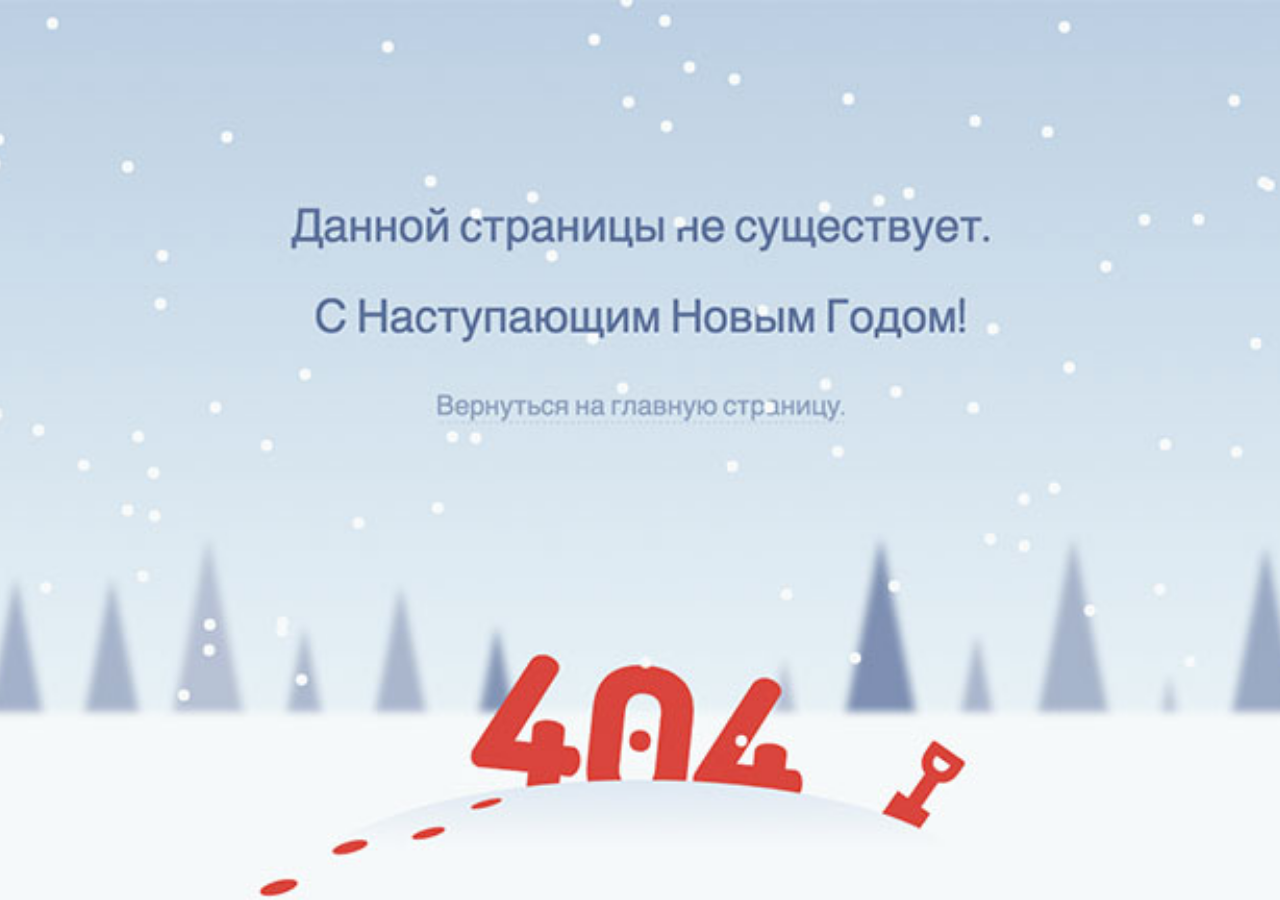
<file: web/the-end.html>
<!DOCTYPE html>
<html>
<head>
<title>404 – страница не найдена</title>
<meta charset="utf-8">
<link rel="shortcut icon" href="/favicon.ico" type="image/x-icon" />
<link href='http://fonts.googleapis.com/css?family=Open+Sans:400italic,400,700&subset=latin,cyrillic' rel='stylesheet' type='text/css'>
<style type="text/css">
	body, html {
		margin: 0;
		padding: 0;
		height: 100%;
	}

	.error404 {
		background-image: url('/files/404files/newyear404.png');
		background-size: cover;
		background-position: center;
		position: absolute;
		top: 0;
		bottom: 0;
		right: 0;
		left: 0;
	}

	.invisible-button {
  position: absolute;
  width: 700px; /* Задайте размер вашей кнопки */
  height: 50px; /* Задайте размер вашей кнопки */
  top: 45%;
  left: 50%;
  transform: translate(-50%, -50%);
  z-index: 1;
  opacity: 0; }
</style>
</head>
<body>

	<div class="error404">
		<a href="/index.html" target="_blank" class="invisible-button"></a>
	</div>
</body>
</html>
</file>
